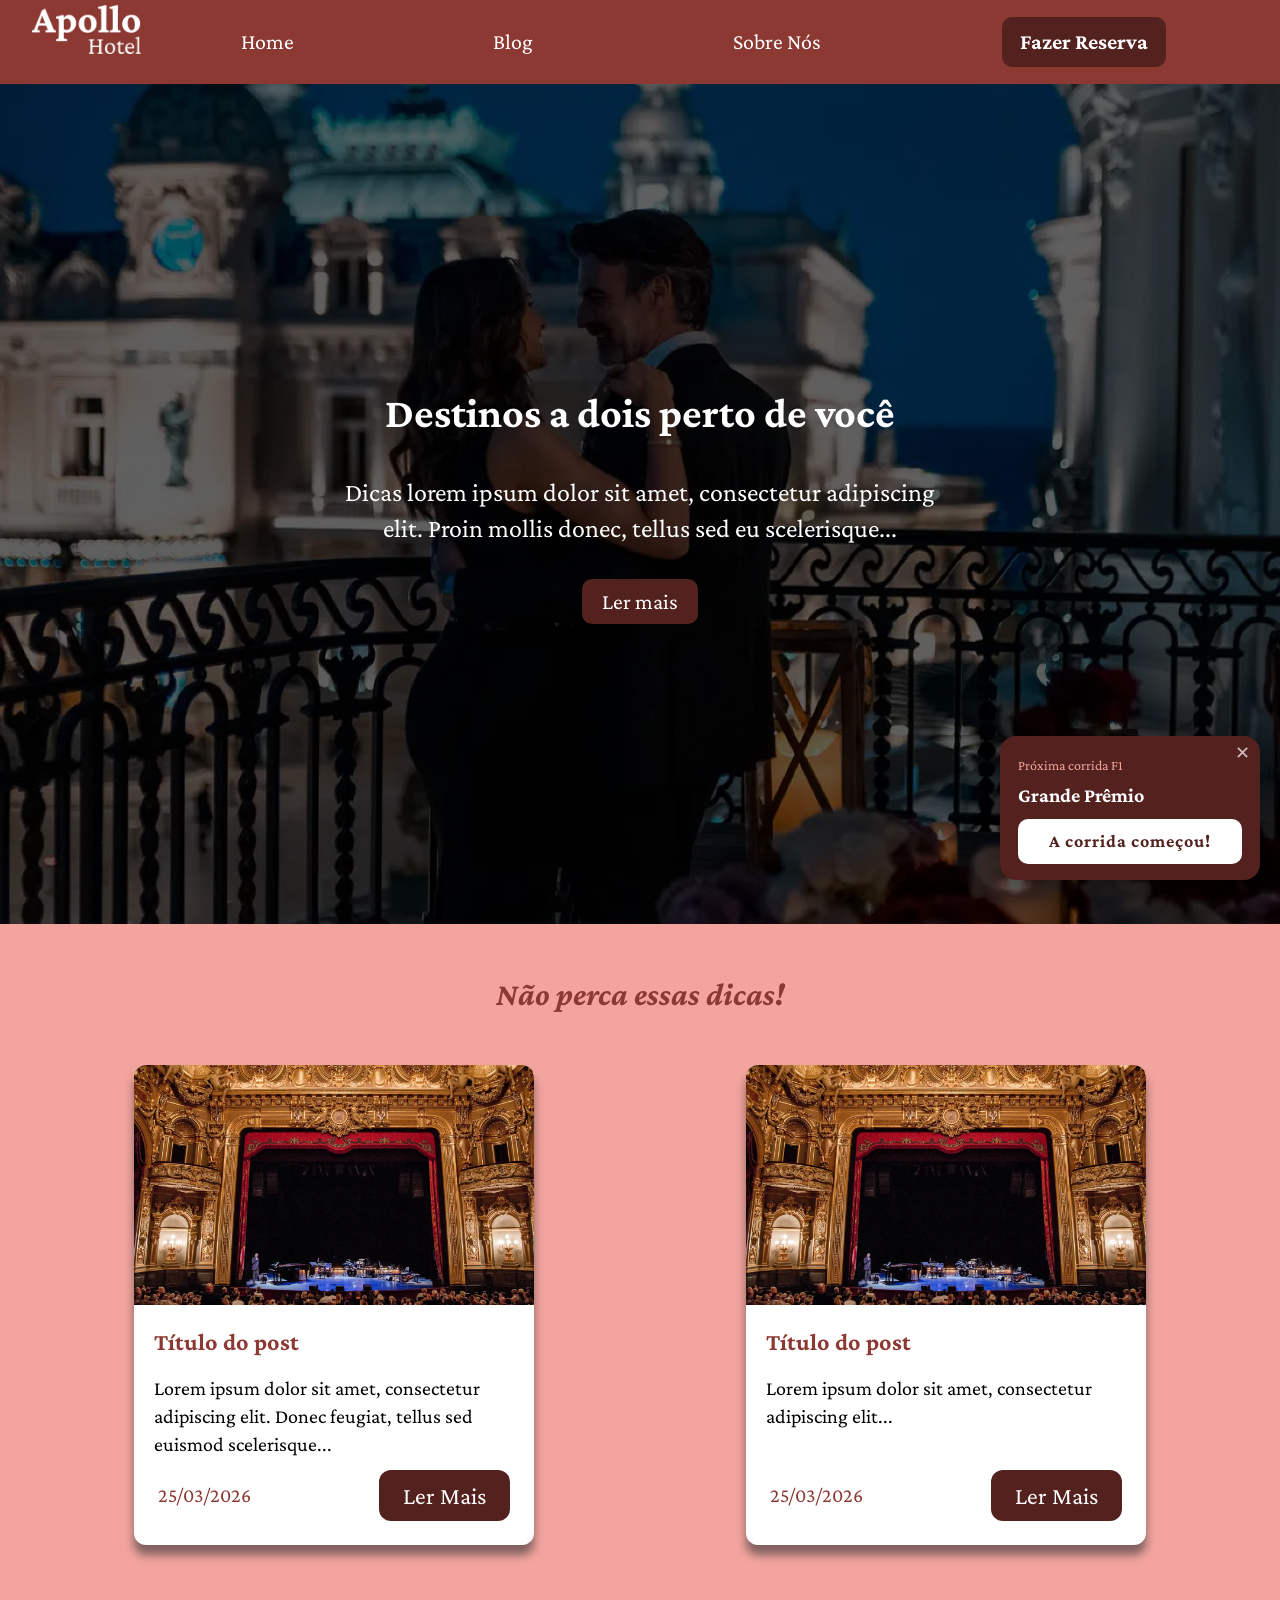
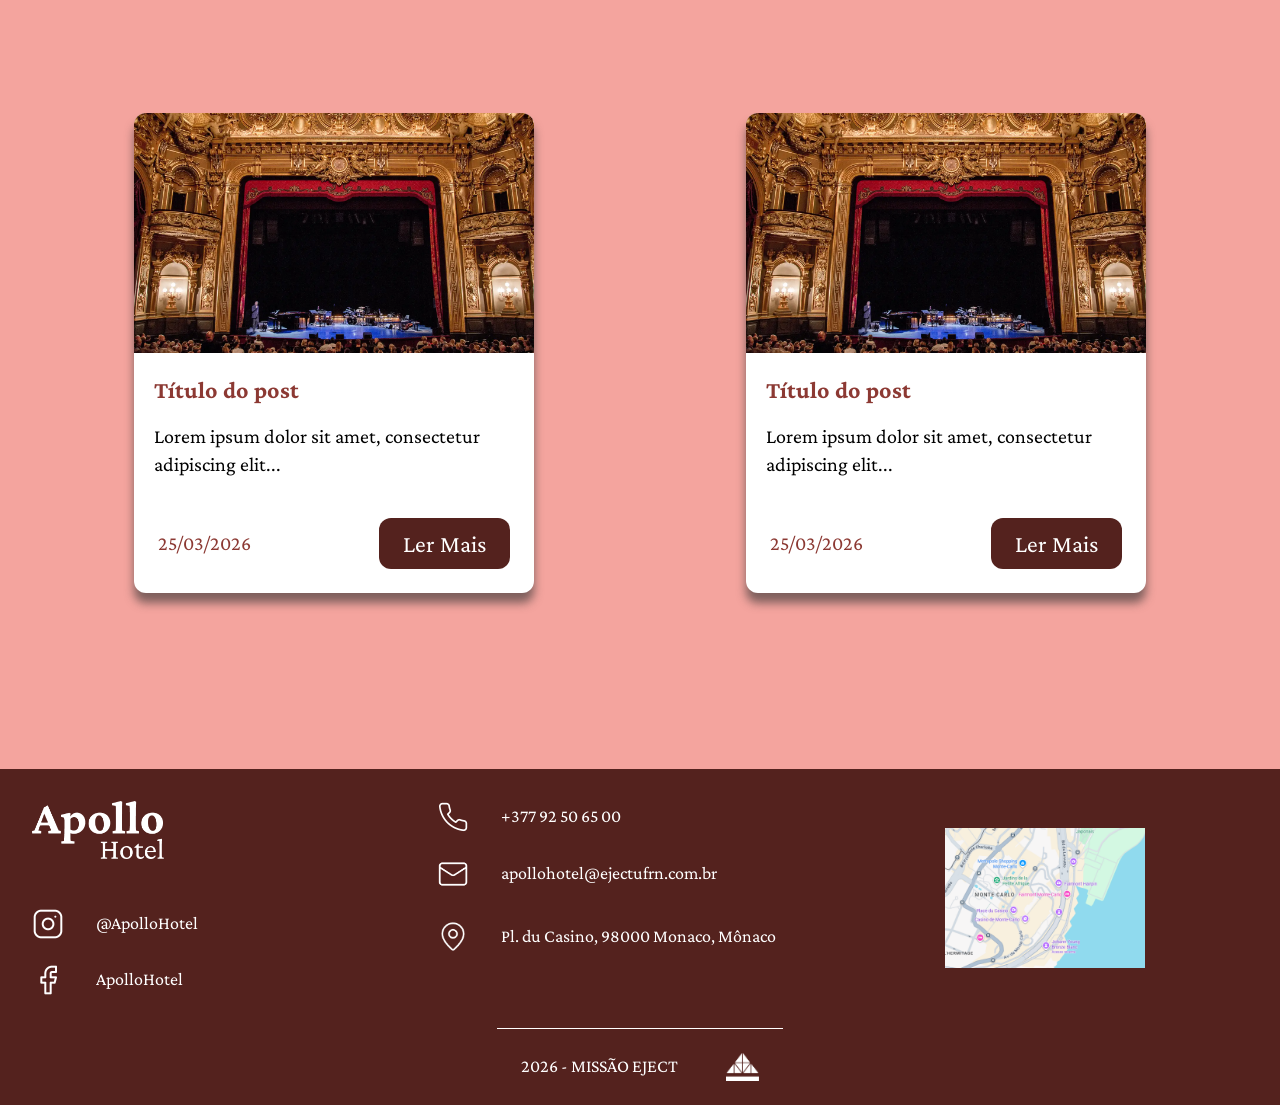
<file: public/pages/blog.html>
<!doctype html>
<html lang="pt-BR">
  <head>
    <meta charset="UTF-8" />
    <meta name="viewport" content="width=device-width, initial-scale=1.0" />
    <title>Apollo Hotel | Blog</title>
    <meta
      name="description"
      content="Dicas de viagens e destinos do Apollo Hotel"
    />
    <link rel="stylesheet" href="../../assets/css/blog.css" />
    <link rel="stylesheet" href="../../assets/css/global.css" />
  </head>

  <body>
    <!-- ================= HEADER / NAV ================= -->
    <header>
      <nav>
        <ul class="nav-bar">
          <div class="logo" onclick="window.location.href = './'">
            <img src="../../src/images/logo.png" alt="Apollo Hotel" />
          </div>

          <!-- BOTÃO HAMBURGER -->
          <div class="hamburger" id="hamburger">
            <span></span>
            <span></span>
            <span></span>
          </div>

          <!-- MENU -->
          <div class="menu" id="menu">
            <a href="./" class="btn-nav">Home</a>
            <a href="./blog.html" class="btn-nav">Blog</a>
            <a href="./sobre.html" class="btn-nav">Sobre Nós</a>
            <a href="" class="btn-nav reserva open-booking">Fazer Reserva</a>
          </div>
        </ul>
      </nav>
    </header>

    <!-- ================= HERO ================= -->
    <section class="hero">
      <div class="info">
        <h1>Destinos a dois perto de você</h1>
        <h3>
          Dicas lorem ipsum dolor sit amet, consectetur adipiscing elit. Proin
          mollis donec, tellus sed eu scelerisque...
        </h3>
        <button type="button">Ler mais</button>
      </div>
    </section>

    <!-- ================= MAIN ================= -->
    <main>
      <h2>Não perca essas dicas!</h2>

      <section class="cards">
        <!-- CARD 1 -->
        <article class="card">
          <div class="img">
            <img src="../../src/images/card-img.png" alt="Teatro em Mônaco" />
          </div>

          <div class="card-body">
            <h4>Título do post</h4>
            <p>
              Lorem ipsum dolor sit amet, consectetur adipiscing elit. Donec
              feugiat, tellus sed euismod scelerisque...
            </p>

            <div class="infos">
              <time class="data" datetime="2026-03-25">25/03/2026</time>
              <button
                type="button"
                onclick="window.location.href = './detalhes.html'"
              >
                Ler Mais
              </button>
            </div>
          </div>
        </article>

        <!-- CARD 2 -->
        <article class="card">
          <div class="img">
            <img src="../../src/images/card-img.png" alt="Destino romântico" />
          </div>

          <div class="card-body">
            <h4>Título do post</h4>
            <p>Lorem ipsum dolor sit amet, consectetur adipiscing elit...</p>

            <div class="infos">
              <time class="data" datetime="2026-03-25">25/03/2026</time>
              <button
                type="button"
                onclick="window.location.href = './detalhes.html'"
              >
                Ler Mais
              </button>
            </div>
          </div>
        </article>

        <!-- CARD 3 -->
        <article class="card">
          <div class="img">
            <img src="../../src/images/card-img.png" alt="Hotel luxuoso" />
          </div>

          <div class="card-body">
            <h4>Título do post</h4>
            <p>Lorem ipsum dolor sit amet, consectetur adipiscing elit...</p>

            <div class="infos">
              <time class="data" datetime="2026-03-25">25/03/2026</time>
              <button
                type="button"
                onclick="window.location.href = './detalhes.html'"
              >
                Ler Mais
              </button>
            </div>
          </div>
        </article>

        <!-- CARD 4 -->
        <article class="card">
          <div class="img">
            <img
              src="../../src/images/card-img.png"
              alt="Viagem internacional"
            />
          </div>

          <div class="card-body">
            <h4>Título do post</h4>
            <p>Lorem ipsum dolor sit amet, consectetur adipiscing elit...</p>

            <div class="infos">
              <time class="data" datetime="2026-03-25">25/03/2026</time>
              <button
                type="button"
                onclick="window.location.href = './detalhes.html'"
              >
                Ler Mais
              </button>
            </div>
          </div>
        </article>
      </section>
    </main>

    <!-- ================= FOOTER ================= -->
    <footer>
      <div class="infos">
        <div class="redes">
          <img
            src="../../src/images/logo.png"
            alt="Apollo Hotel"
            class="logo"
          />

          <div class="rede">
            <img src="../../src/images/instagram.png" alt="Instagram" />
            <span>@ApolloHotel</span>
          </div>

          <div class="rede">
            <img src="../../src/images/facebook.png" alt="Facebook" />
            <span>ApolloHotel</span>
          </div>
        </div>

        <div class="contatos">
          <div class="contato">
            <img src="../../src/images/telefone.png" alt="Telefone" />
            <span>+377 92 50 65 00</span>
          </div>

          <div class="contato">
            <img src="../../src/images/email.png" alt="E-mail" />
            <span>apollohotel@ejectufrn.com.br</span>
          </div>

          <div class="contato">
            <img src="../../src/images/local.png" alt="Endereço" />
            <span>Pl. du Casino, 98000 Monaco, Mônaco</span>
          </div>
        </div>

        <div class="localizacao">
          <img
            src="../../src/images/localização.png"
            alt="Mapa de localização"
          />
        </div>
      </div>

      <div class="copy">
        <div class="text">
          <span>2026 - MISSÃO EJECT</span>
          <img src="../../src/images/eject.png" alt="EJECT" />
        </div>
      </div>
    </footer>

    <!-- OVERLAY -->
    <div id="bookingModal" class="modal-overlay">
      <div class="modal">
        <button class="close-modal">&times;</button>

        <h1 class="logo">Apollo <span>Hotel</span></h1>

        <form class="booking-form">
          <label>Nome Completo</label>
          <input type="text" placeholder="Digite aqui" />

          <div class="dates">
            <div>
              <label>Data de entrada</label>
              <input type="date" />
            </div>

            <div>
              <label>Data de saída</label>
              <input type="date" />
            </div>
          </div>

          <label>Categoria de acomodação</label>
          <select>
            <option>Suíte Prince</option>
            <option>Suíte Master</option>
            <option>Quarto Luxo</option>
          </select>

          <div class="people">
            <div class="counter">
              <label>Adultos</label>
              <div class="counter-box">
                <button type="button" class="minus">-</button>
                <span>2</span>
                <button type="button" class="plus">+</button>
              </div>
            </div>

            <div class="counter">
              <label>Crianças</label>
              <div class="counter-box">
                <button type="button" class="minus">-</button>
                <span>0</span>
                <button type="button" class="plus">+</button>
              </div>
            </div>
          </div>

          <button class="reserve-btn">Fazer Reserva</button>
        </form>
      </div>
    </div>
    <div id="f1-widget" class="f1-widget">
      <button id="closeF1" class="f1-close">✕</button>

      <div class="f1-content">
        <span class="f1-title">Próxima corrida F1</span>
        <span class="f1-race">Grande Prêmio</span>

        <div id="f1-countdown" class="f1-countdown">00d 00h 00m 00s</div>
      </div>
    </div>

    <script>
      const hamburger = document.getElementById("hamburger");
      const menu = document.getElementById("menu");

      hamburger.addEventListener("click", () => {
        menu.classList.toggle("active");
      });
    </script>
    <script src="../../assets/js/modal.js"></script>
  </body>
</html>
</file>
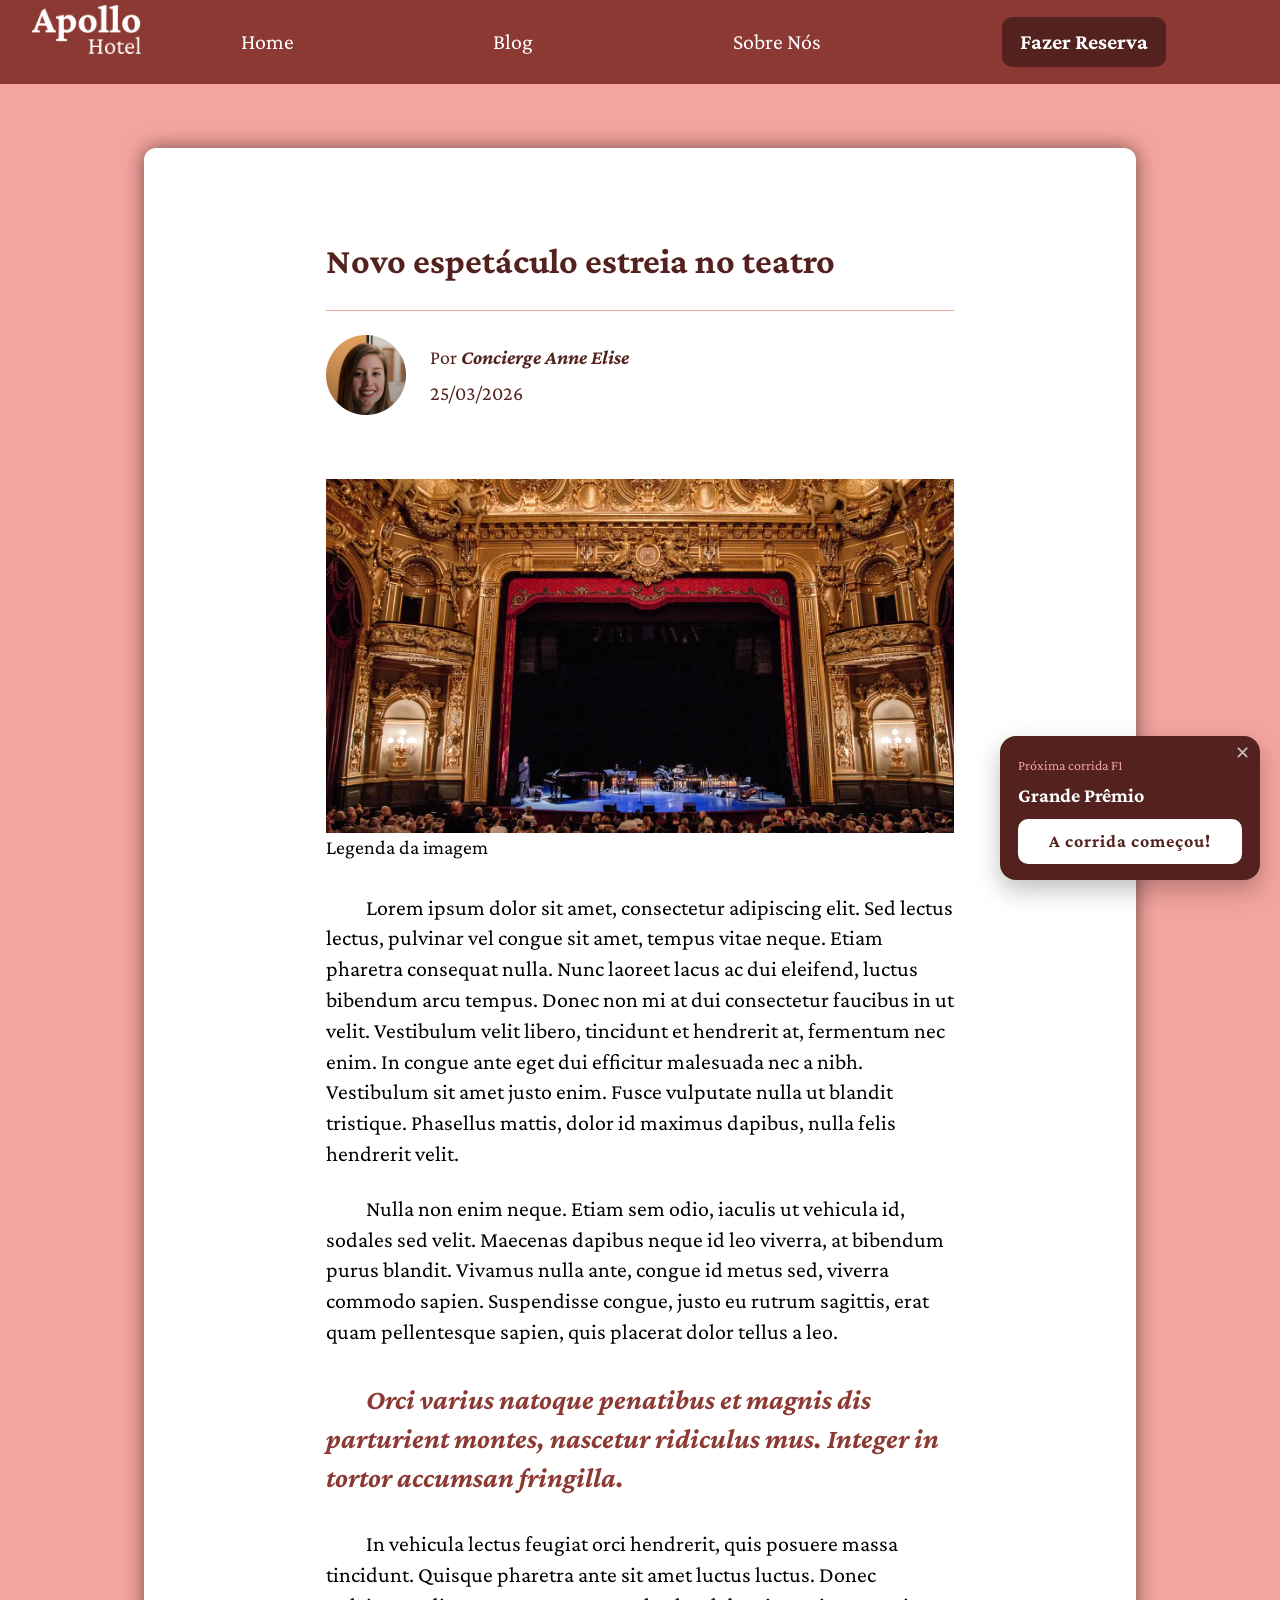
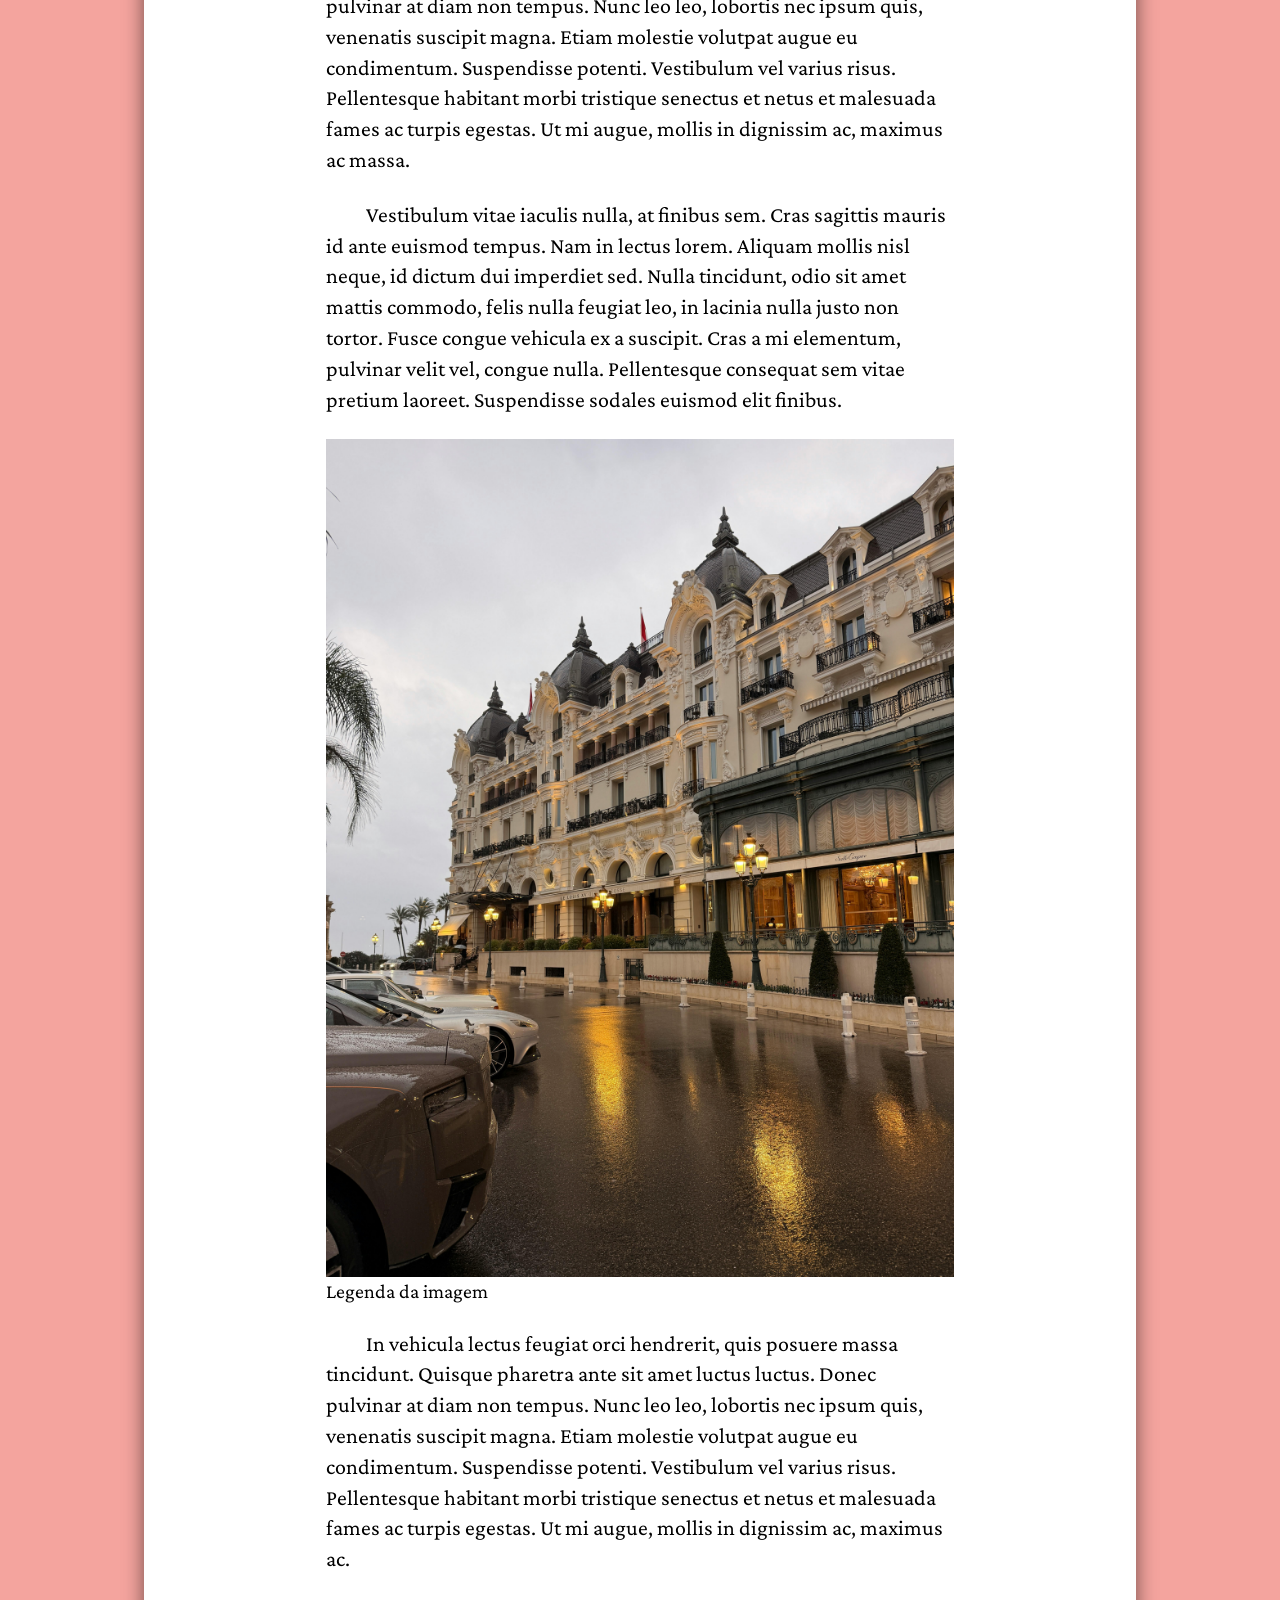
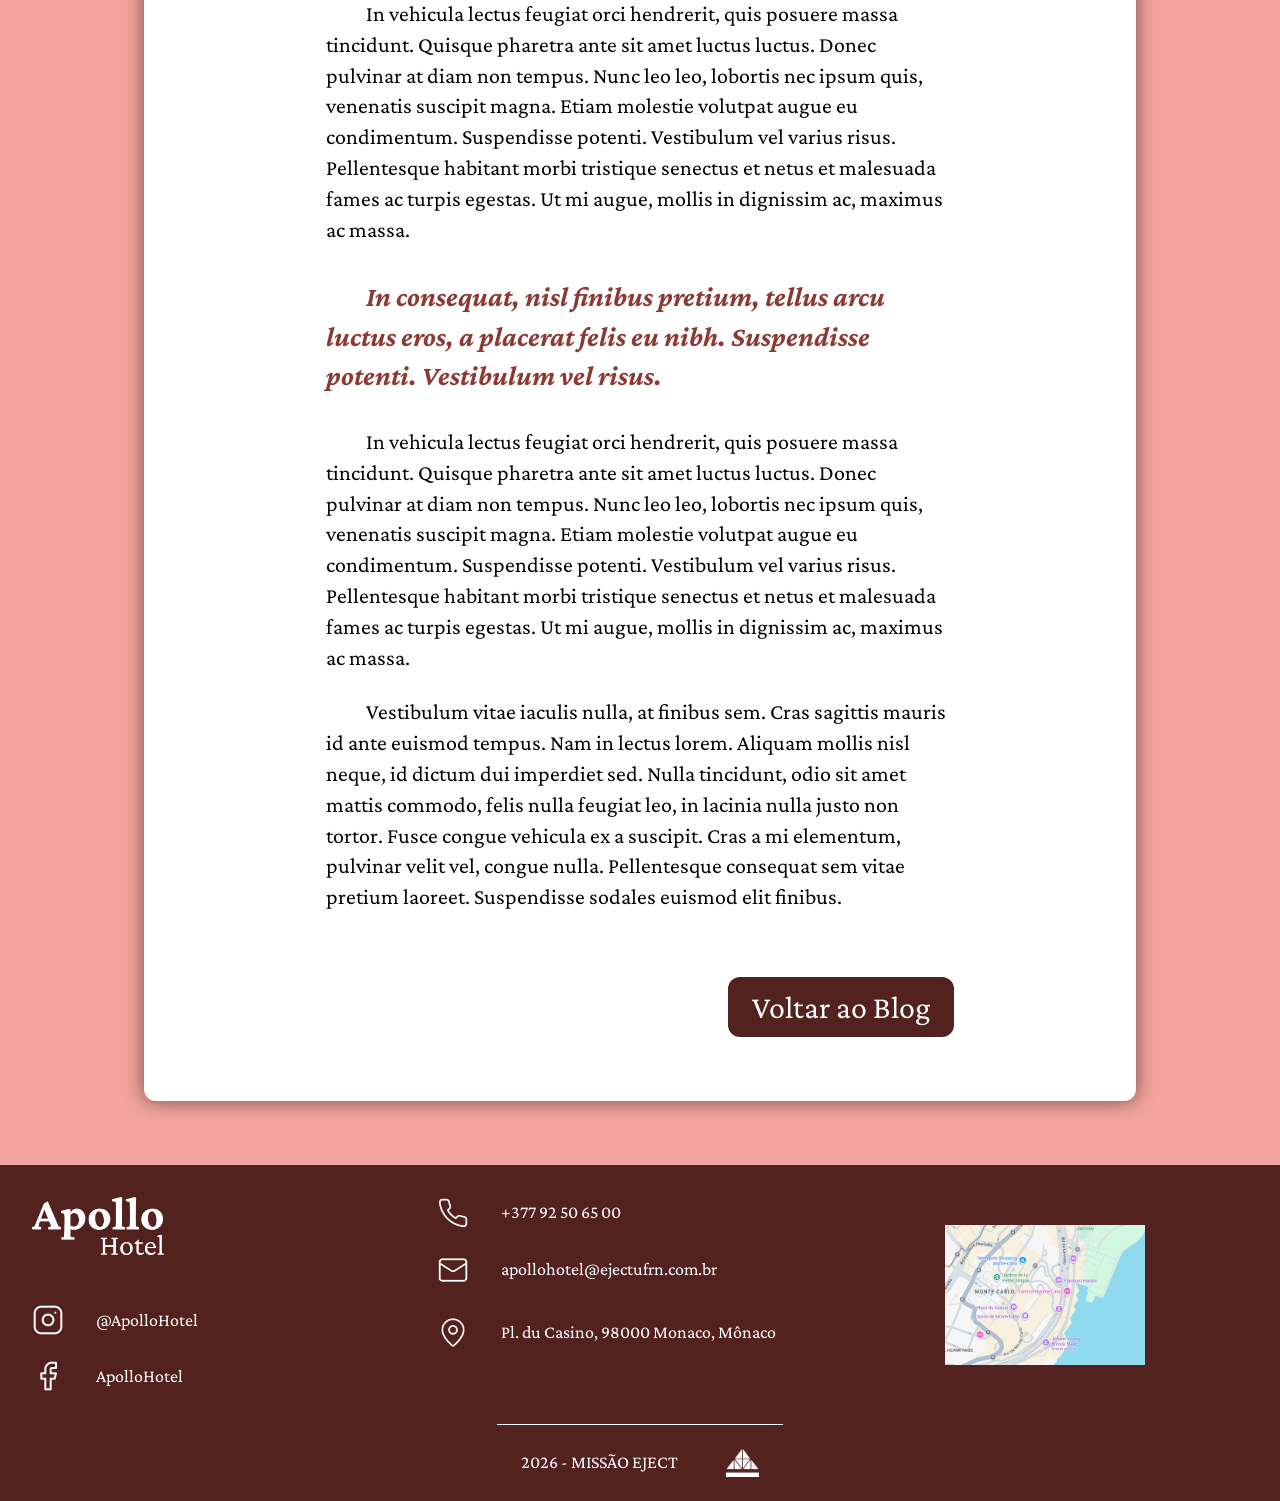
<file: public/pages/detalhes.html>
<!doctype html>
<html lang="pt-BR">
  <head>
    <meta charset="UTF-8" />
    <meta name="viewport" content="width=device-width, initial-scale=1.0" />
    <title>Apollo Hotel | Detalhes</title>
    <meta
      name="description"
      content="Dicas de viagens e destinos do Apollo Hotel"
    />
    <link rel="stylesheet" href="../../assets/css/detalhes.css" />
    <link rel="stylesheet" href="../../assets/css/global.css" />
  </head>

  <body>
    <!-- ================= HEADER / NAV ================= -->
    <header>
      <nav>
        <ul class="nav-bar">
          <div class="logo">
            <img src="../../src/images/logo.png" alt="Apollo Hotel" />
          </div>

          <!-- BOTÃO HAMBURGER -->
          <div class="hamburger" id="hamburger">
            <span></span>
            <span></span>
            <span></span>
          </div>

          <!-- MENU -->
          <div class="menu" id="menu">
            <a href="./" class="btn-nav">Home</a>
            <a href="./blog.html" class="btn-nav">Blog</a>
            <a href="./sobre.html" class="btn-nav">Sobre Nós</a>
            <a href="" class="btn-nav reserva open-booking">Fazer Reserva</a>
          </div>
        </ul>
      </nav>
    </header>

    <!-- ================= MAIN ================= -->
    <main>
      <article>
        <div class="titulo">
          <h3>Novo espetáculo estreia no teatro</h3>
        </div>
        <div class="artigo">
          <div class="autor">
            <div class="foto">
              <img
                src="../../src/images/autor-post.png"
                alt="Autor(a) do post"
              />
            </div>
            <div class="infos">
              <div class="nome">
                <p>Por <span class="nome-autor">Concierge Anne Elise</span></p>
              </div>
              <div class="data">
                <p>25/03/2026</p>
              </div>
            </div>
          </div>
          <div class="conteudo">
            <div class="img-principal">
              <img src="../../src/images/card-img.png" alt="Teatro" />
              <div class="legenda">
                <p>Legenda da imagem</p>
              </div>
            </div>
            <div class="paragrafos">
              <p>
                Lorem ipsum dolor sit amet, consectetur adipiscing elit. Sed
                lectus lectus, pulvinar vel congue sit amet, tempus vitae neque.
                Etiam pharetra consequat nulla. Nunc laoreet lacus ac dui
                eleifend, luctus bibendum arcu tempus. Donec non mi at dui
                consectetur faucibus in ut velit. Vestibulum velit libero,
                tincidunt et hendrerit at, fermentum nec enim. In congue ante
                eget dui efficitur malesuada nec a nibh. Vestibulum sit amet
                justo enim. Fusce vulputate nulla ut blandit tristique.
                Phasellus mattis, dolor id maximus dapibus, nulla felis
                hendrerit velit.
              </p>
              <p>
                Nulla non enim neque. Etiam sem odio, iaculis ut vehicula id,
                sodales sed velit. Maecenas dapibus neque id leo viverra, at
                bibendum purus blandit. Vivamus nulla ante, congue id metus sed,
                viverra commodo sapien. Suspendisse congue, justo eu rutrum
                sagittis, erat quam pellentesque sapien, quis placerat dolor
                tellus a leo.
              </p>
              <h4>
                Orci varius natoque penatibus et magnis dis parturient montes,
                nascetur ridiculus mus. Integer in tortor accumsan fringilla.
              </h4>
              <p>
                In vehicula lectus feugiat orci hendrerit, quis posuere massa
                tincidunt. Quisque pharetra ante sit amet luctus luctus. Donec
                pulvinar at diam non tempus. Nunc leo leo, lobortis nec ipsum
                quis, venenatis suscipit magna. Etiam molestie volutpat augue eu
                condimentum. Suspendisse potenti. Vestibulum vel varius risus.
                Pellentesque habitant morbi tristique senectus et netus et
                malesuada fames ac turpis egestas. Ut mi augue, mollis in
                dignissim ac, maximus ac massa.
              </p>
              <p>
                Vestibulum vitae iaculis nulla, at finibus sem. Cras sagittis
                mauris id ante euismod tempus. Nam in lectus lorem. Aliquam
                mollis nisl neque, id dictum dui imperdiet sed. Nulla tincidunt,
                odio sit amet mattis commodo, felis nulla feugiat leo, in
                lacinia nulla justo non tortor. Fusce congue vehicula ex a
                suscipit. Cras a mi elementum, pulvinar velit vel, congue nulla.
                Pellentesque consequat sem vitae pretium laoreet. Suspendisse
                sodales euismod elit finibus.
              </p>
              <div class="img-texto">
                <div class="img-sec">
                  <img src="../../assets/images/image 12.png" alt="Bar" />
                  <div class="legenda">
                    <p>Legenda da imagem</p>
                  </div>
                </div>
                <div class="texto">
                  <p>
                    In vehicula lectus feugiat orci hendrerit, quis posuere
                    massa tincidunt. Quisque pharetra ante sit amet luctus
                    luctus. Donec pulvinar at diam non tempus. Nunc leo leo,
                    lobortis nec ipsum quis, venenatis suscipit magna. Etiam
                    molestie volutpat augue eu condimentum. Suspendisse potenti.
                    Vestibulum vel varius risus. Pellentesque habitant morbi
                    tristique senectus et netus et malesuada fames ac turpis
                    egestas. Ut mi augue, mollis in dignissim ac, maximus ac.
                  </p>
                </div>
              </div>
              <p>
                In vehicula lectus feugiat orci hendrerit, quis posuere massa
                tincidunt. Quisque pharetra ante sit amet luctus luctus. Donec
                pulvinar at diam non tempus. Nunc leo leo, lobortis nec ipsum
                quis, venenatis suscipit magna. Etiam molestie volutpat augue eu
                condimentum. Suspendisse potenti. Vestibulum vel varius risus.
                Pellentesque habitant morbi tristique senectus et netus et
                malesuada fames ac turpis egestas. Ut mi augue, mollis in
                dignissim ac, maximus ac massa.
              </p>
              <h4>
                In consequat, nisl finibus pretium, tellus arcu luctus eros, a
                placerat felis eu nibh. Suspendisse potenti. Vestibulum vel
                risus.
              </h4>
              <p>
                In vehicula lectus feugiat orci hendrerit, quis posuere massa
                tincidunt. Quisque pharetra ante sit amet luctus luctus. Donec
                pulvinar at diam non tempus. Nunc leo leo, lobortis nec ipsum
                quis, venenatis suscipit magna. Etiam molestie volutpat augue eu
                condimentum. Suspendisse potenti. Vestibulum vel varius risus.
                Pellentesque habitant morbi tristique senectus et netus et
                malesuada fames ac turpis egestas. Ut mi augue, mollis in
                dignissim ac, maximus ac massa.
              </p>
              <p>
                Vestibulum vitae iaculis nulla, at finibus sem. Cras sagittis
                mauris id ante euismod tempus. Nam in lectus lorem. Aliquam
                mollis nisl neque, id dictum dui imperdiet sed. Nulla tincidunt,
                odio sit amet mattis commodo, felis nulla feugiat leo, in
                lacinia nulla justo non tortor. Fusce congue vehicula ex a
                suscipit. Cras a mi elementum, pulvinar velit vel, congue nulla.
                Pellentesque consequat sem vitae pretium laoreet. Suspendisse
                sodales euismod elit finibus.
              </p>
            </div>
          </div>
        </div>

        <div class="botao">
          <button onclick="window.location.href='./blog.html'">Voltar ao Blog</button>
        </div>
      </article>
    </main>

    <!-- ================= FOOTER ================= -->
    <footer>
      <div class="infos">
        <div class="redes">
          <img
            src="../../src/images/logo.png"
            alt="Apollo Hotel"
            class="logo"
          />

          <div class="rede">
            <img src="../../src/images/instagram.png" alt="Instagram" />
            <span>@ApolloHotel</span>
          </div>

          <div class="rede">
            <img src="../../src/images/facebook.png" alt="Facebook" />
            <span>ApolloHotel</span>
          </div>
        </div>

        <div class="contatos">
          <div class="contato">
            <img src="../../src/images/telefone.png" alt="Telefone" />
            <span>+377 92 50 65 00</span>
          </div>

          <div class="contato">
            <img src="../../src/images/email.png" alt="E-mail" />
            <span>apollohotel@ejectufrn.com.br</span>
          </div>

          <div class="contato">
            <img src="../../src/images/local.png" alt="Endereço" />
            <span>Pl. du Casino, 98000 Monaco, Mônaco</span>
          </div>
        </div>

        <div class="localizacao">
          <img
            src="../../src/images/localização.png"
            alt="Mapa de localização"
          />
        </div>
      </div>

      <div class="copy">
        <div class="text">
          <span>2026 - MISSÃO EJECT</span>
          <img src="../../src/images/eject.png" alt="EJECT" />
        </div>
      </div>
    </footer>

    <!-- OVERLAY -->
    <div id="bookingModal" class="modal-overlay">
      <div class="modal">
        <button class="close-modal">&times;</button>

        <h1 class="logo">Apollo <span>Hotel</span></h1>

        <form class="booking-form">
          <label>Nome Completo</label>
          <input type="text" placeholder="Digite aqui" />

          <div class="dates">
            <div>
              <label>Data de entrada</label>
              <input type="date" />
            </div>

            <div>
              <label>Data de saída</label>
              <input type="date" />
            </div>
          </div>

          <label>Categoria de acomodação</label>
          <select>
            <option>Suíte Prince</option>
            <option>Suíte Master</option>
            <option>Quarto Luxo</option>
          </select>

          <div class="people">
            <div class="counter">
              <label>Adultos</label>
              <div class="counter-box">
                <button type="button" class="minus">-</button>
                <span>2</span>
                <button type="button" class="plus">+</button>
              </div>
            </div>

            <div class="counter">
              <label>Crianças</label>
              <div class="counter-box">
                <button type="button" class="minus">-</button>
                <span>0</span>
                <button type="button" class="plus">+</button>
              </div>
            </div>
          </div>

          <button class="reserve-btn">Fazer Reserva</button>
        </form>
      </div>
    </div>
    <div id="f1-widget" class="f1-widget">
      <button id="closeF1" class="f1-close">✕</button>

      <div class="f1-content">
        <span class="f1-title">Próxima corrida F1</span>
        <span class="f1-race">Grande Prêmio</span>

        <div id="f1-countdown" class="f1-countdown">00d 00h 00m 00s</div>
      </div>
    </div>

    <script>
      const hamburger = document.getElementById("hamburger");
      const menu = document.getElementById("menu");

      hamburger.addEventListener("click", () => {
        menu.classList.toggle("active");
      });
    </script>
    <script src="../../assets/js/modal.js"></script>
  </body>
</html>
</file>
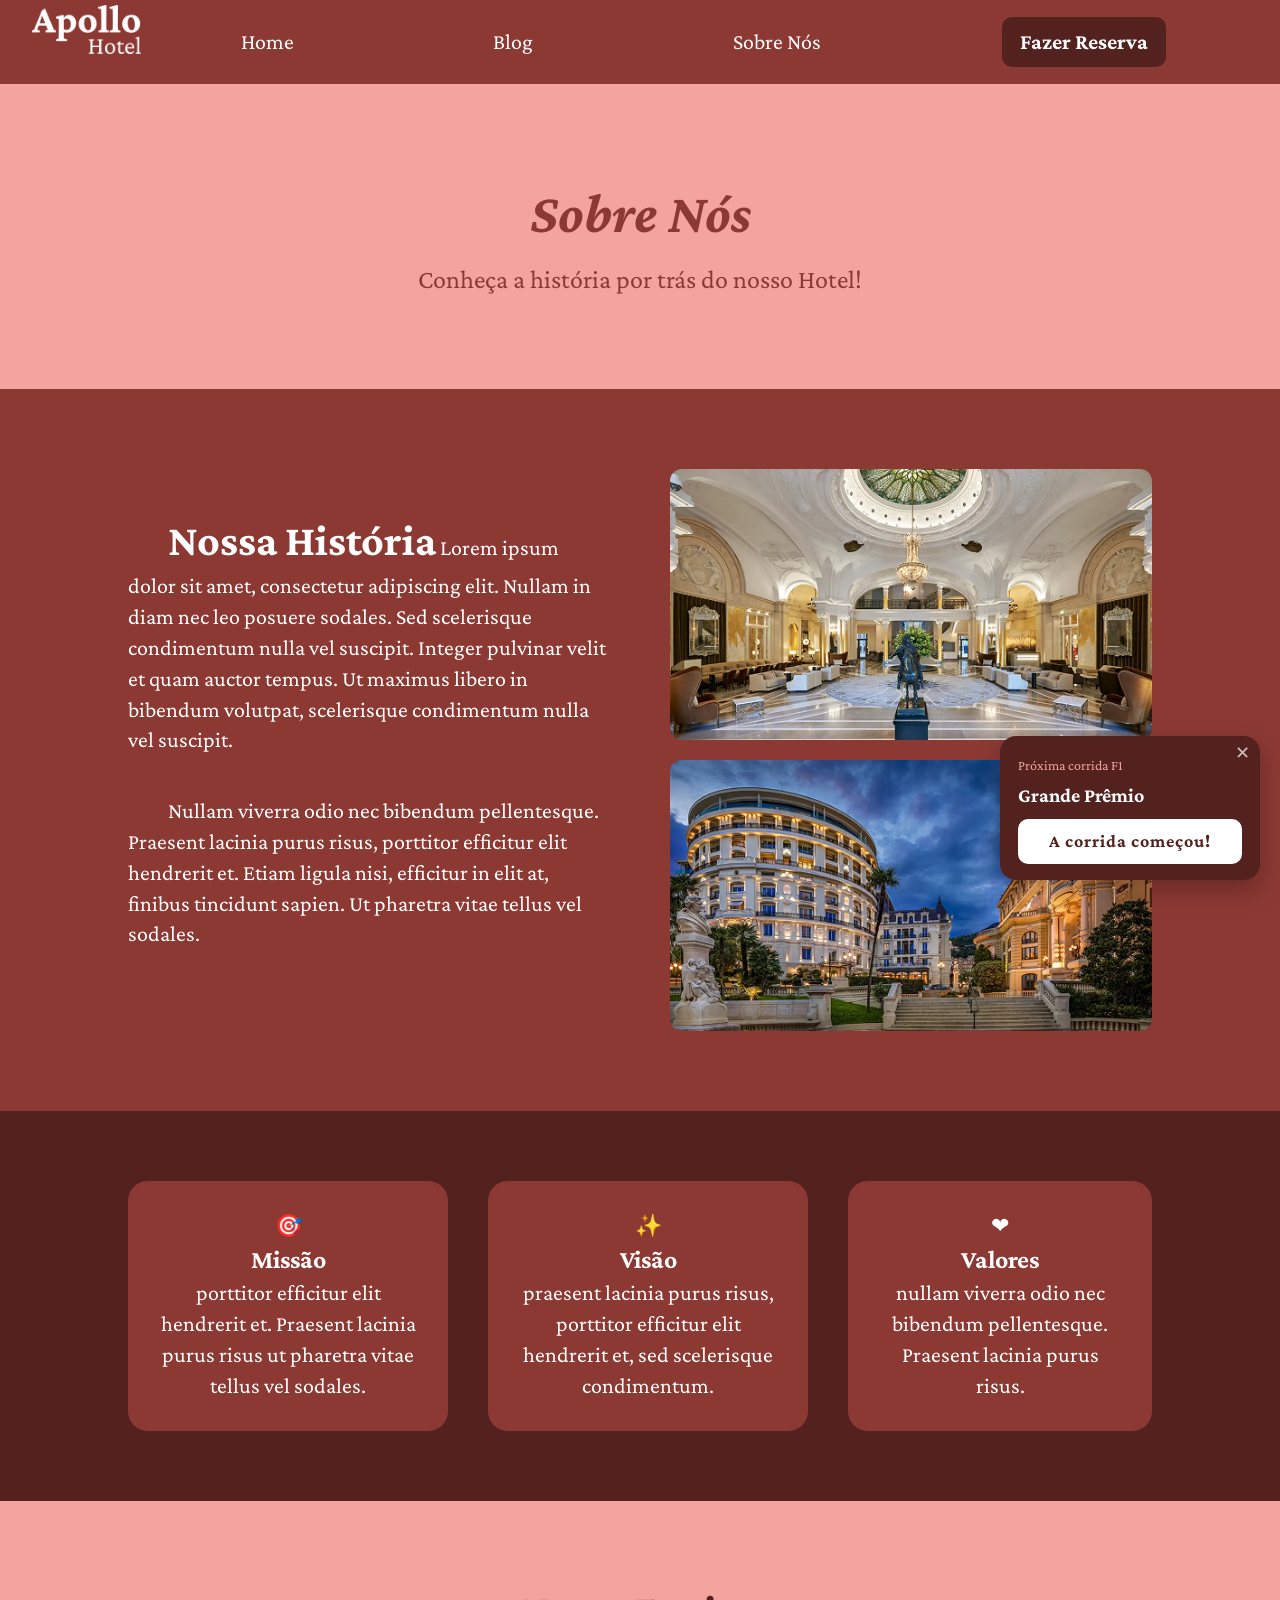
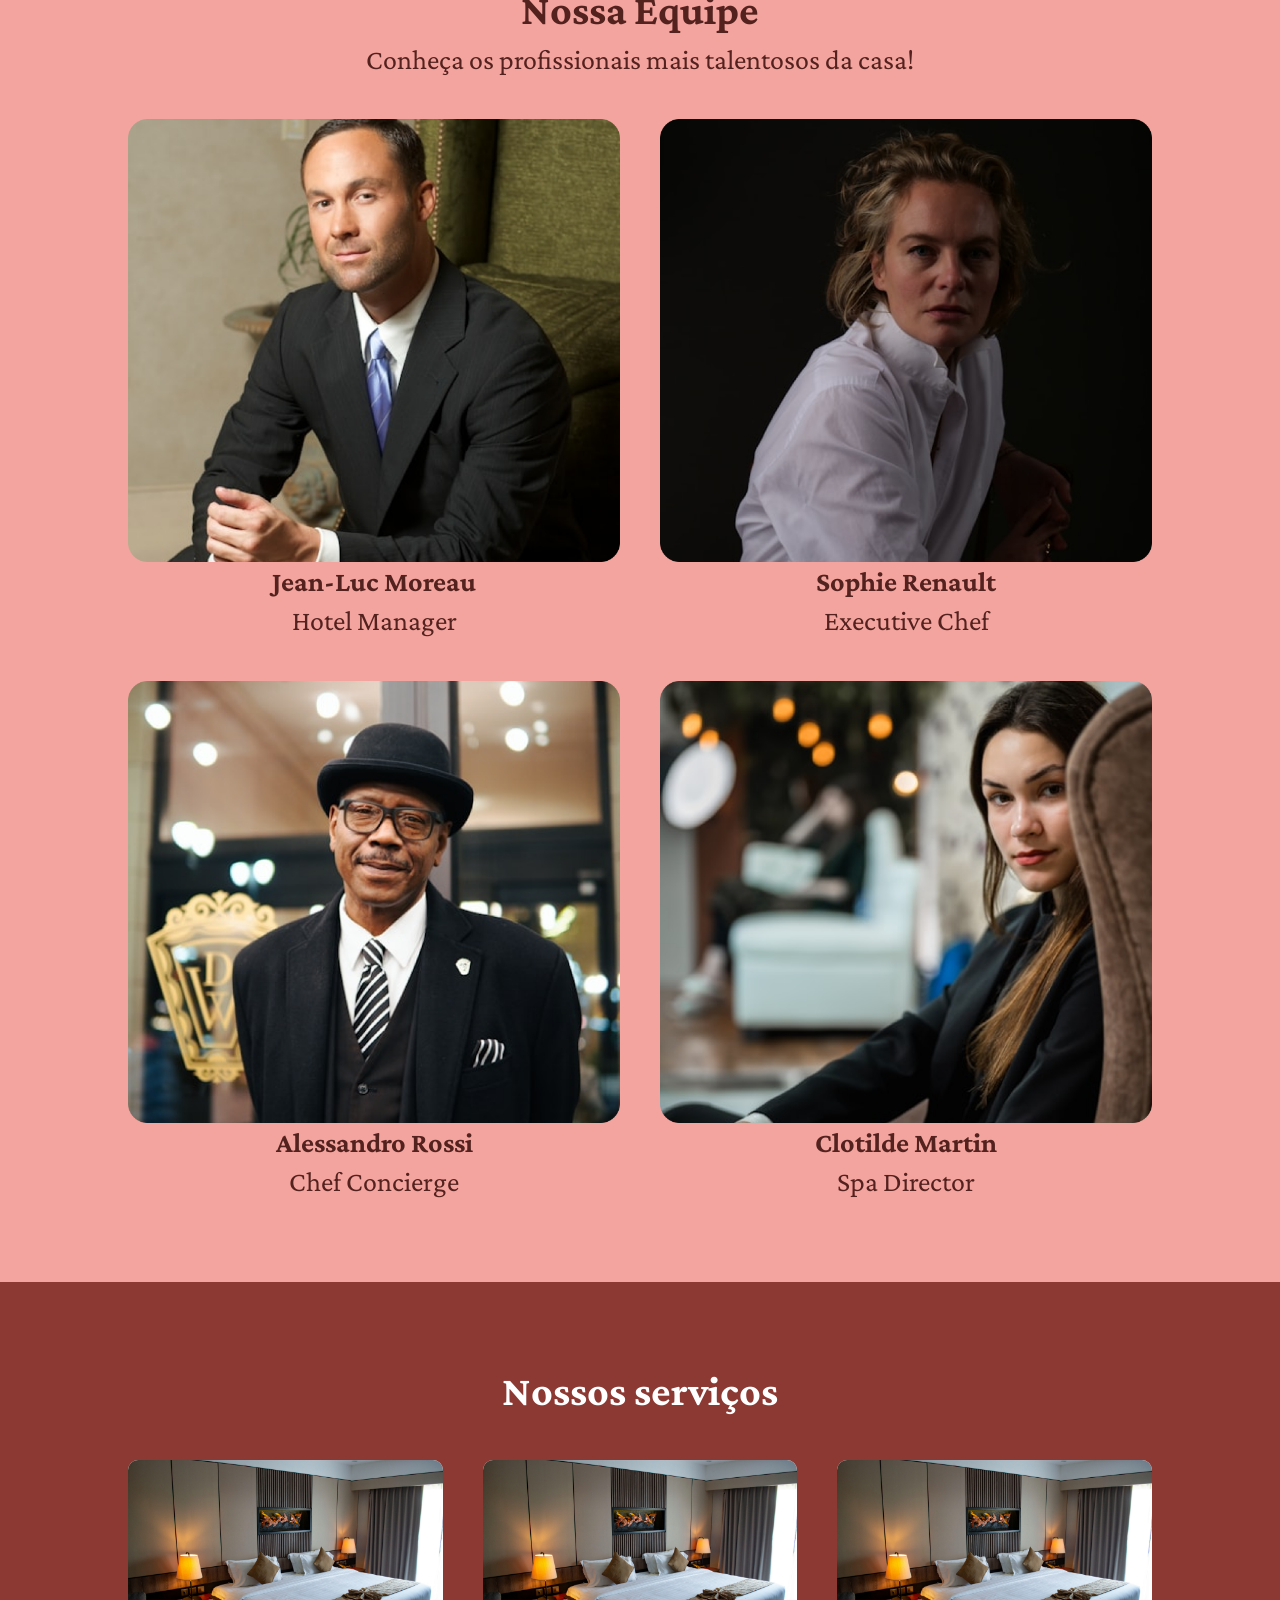
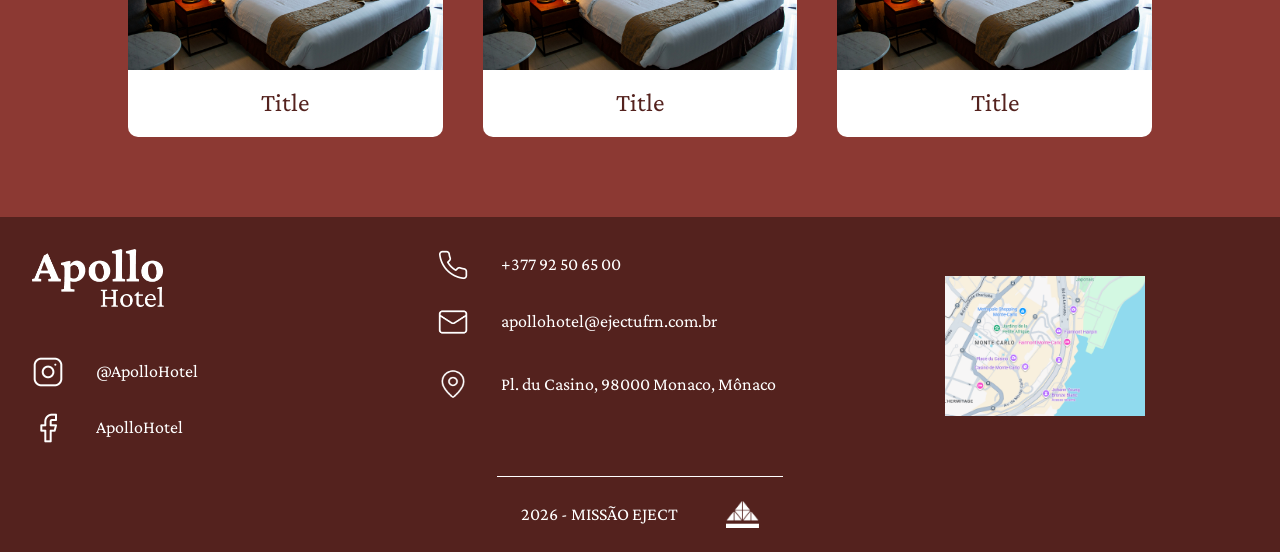
<file: public/pages/sobre.html>
<!doctype html>
<html lang="pt-BR">
  <head>
    <meta charset="UTF-8" />
    <meta name="viewport" content="width=device-width, initial-scale=1.0" />
    <link rel="stylesheet" href="../../assets/css/global.css" />
    <link rel="stylesheet" href="../../assets/css/sobre.css" />

    <title>Sobre Nós</title>
  </head>
  <body>
    <!-- ================= HEADER / NAV ================= -->
    <header>
      <nav>
        <ul class="nav-bar">
          <div class="logo" onclick="window.location.href = './'">
            <img src="../../src/images/logo.png" alt="Apollo Hotel" />
          </div>

          <!-- BOTÃO HAMBURGER -->
          <div class="hamburger" id="hamburger">
            <span></span>
            <span></span>
            <span></span>
          </div>

          <!-- MENU -->
          <div class="menu" id="menu">
            <a href="./" class="btn-nav">Home</a>
            <a href="./blog.html" class="btn-nav">Blog</a>
            <a href="./sobre.html" class="btn-nav">Sobre Nós</a>
            <a href="" class="btn-nav reserva open-booking">Fazer Reserva</a>
          </div>
        </ul>
      </nav>
    </header>

    <!-- ================= HERO ================= -->
    <section class="hero-sobre">
      <h1>Sobre Nós</h1>
      <p>Conheça a história por trás do nosso Hotel!</p>
    </section>

    <!-- ================= HISTÓRIA ================= -->
    <section class="historia">
      <div class="historia-container">
        <div class="historia-texto">
          <p>
            <strong>Nossa História</strong> Lorem ipsum dolor sit amet,
            consectetur adipiscing elit. Nullam in diam nec leo posuere sodales.
            Sed scelerisque condimentum nulla vel suscipit. Integer pulvinar
            velit et quam auctor tempus. Ut maximus libero in bibendum volutpat,
            scelerisque condimentum nulla vel suscipit.
          </p>

          <p>
            Nullam viverra odio nec bibendum pellentesque. Praesent lacinia
            purus risus, porttitor efficitur elit hendrerit et. Etiam ligula
            nisi, efficitur in elit at, finibus tincidunt sapien. Ut pharetra
            vitae tellus vel sodales.
          </p>
        </div>

        <div class="historia-imagens">
          <img src="../../assets/images/slide3.png" alt="Hotel interior" />
          <img
            src="../../assets/images/entretenimento.png"
            alt="Hotel exterior"
          />
        </div>
      </div>
    </section>

    <!-- ================= MISSÃO VISÃO VALORES ================= -->
    <section class="mvv">
      <div class="cards">
        <div class="card">
          <div class="icon">🎯</div>
          <h3>Missão</h3>
          <p>
            porttitor efficitur elit hendrerit et. Praesent lacinia purus risus
            ut pharetra vitae tellus vel sodales.
          </p>
        </div>

        <div class="card">
          <div class="icon">✨</div>
          <h3>Visão</h3>
          <p>
            praesent lacinia purus risus, porttitor efficitur elit hendrerit et,
            sed scelerisque condimentum.
          </p>
        </div>

        <div class="card">
          <div class="icon">❤</div>
          <h3>Valores</h3>
          <p>
            nullam viverra odio nec bibendum pellentesque. Praesent lacinia
            purus risus.
          </p>
        </div>
      </div>
    </section>

    <!-- ================= EQUIPE ================= -->
    <section class="equipe">
      <h2>Nossa Equipe</h2>
      <p>Conheça os profissionais mais talentosos da casa!</p>

      <div class="equipe-grid">
        <div class="membro">
          <img src="../../assets/images/funcionario1.png" />
          <h4>Jean-Luc Moreau</h4>
          <span>Hotel Manager</span>
        </div>

        <div class="membro">
          <img src="../../assets/images/funcionario2.png" />
          <h4>Sophie Renault</h4>
          <span>Executive Chef</span>
        </div>

        <div class="membro">
          <img src="../../assets/images/funcionario3.png" />
          <h4>Alessandro Rossi</h4>
          <span>Chef Concierge</span>
        </div>

        <div class="membro">
          <img src="../../assets/images/funcionario4.png" />
          <h4>Clotilde Martin</h4>
          <span>Spa Director</span>
        </div>
      </div>
    </section>

    <!-- ================= SERVIÇOS ================= -->
    <section class="servicos">
      <h2>Nossos serviços</h2>

      <div class="servicos-grid">
        <div class="servico">
          <img src="../../assets/images/conforto.png" />
          <span>Title</span>
        </div>

        <div class="servico">
          <img src="../../assets/images/conforto.png" />
          <span>Title</span>
        </div>

        <div class="servico">
          <img src="../../assets/images/conforto.png" />
          <span>Title</span>
        </div>
      </div>
    </section>

    <!-- ================= FOOTER ================= -->
    <footer>
      <div class="infos">
        <div class="redes">
          <img
            src="../../src/images/logo.png"
            alt="Apollo Hotel"
            class="logo"
          />

          <div class="rede">
            <img src="../../src/images/instagram.png" alt="Instagram" />
            <span>@ApolloHotel</span>
          </div>

          <div class="rede">
            <img src="../../src/images/facebook.png" alt="Facebook" />
            <span>ApolloHotel</span>
          </div>
        </div>

        <div class="contatos">
          <div class="contato">
            <img src="../../src/images/telefone.png" alt="Telefone" />
            <span>+377 92 50 65 00</span>
          </div>

          <div class="contato">
            <img src="../../src/images/email.png" alt="E-mail" />
            <span>apollohotel@ejectufrn.com.br</span>
          </div>

          <div class="contato">
            <img src="../../src/images/local.png" alt="Endereço" />
            <span>Pl. du Casino, 98000 Monaco, Mônaco</span>
          </div>
        </div>

        <div class="localizacao">
          <img
            src="../../src/images/localização.png"
            alt="Mapa de localização"
          />
        </div>
      </div>

      <div class="copy">
        <div class="text">
          <span>2026 - MISSÃO EJECT</span>
          <img src="../../src/images/eject.png" alt="EJECT" />
        </div>
      </div>
    </footer>

    <!-- OVERLAY -->
    <div id="bookingModal" class="modal-overlay">
      <div class="modal">
        <button class="close-modal">&times;</button>

        <h1 class="logo">Apollo <span>Hotel</span></h1>

        <form class="booking-form">
          <label>Nome Completo</label>
          <input type="text" placeholder="Digite aqui" />

          <div class="dates">
            <div>
              <label>Data de entrada</label>
              <input type="date" />
            </div>

            <div>
              <label>Data de saída</label>
              <input type="date" />
            </div>
          </div>

          <label>Categoria de acomodação</label>
          <select>
            <option>Suíte Prince</option>
            <option>Suíte Master</option>
            <option>Quarto Luxo</option>
          </select>

          <div class="people">
            <div class="counter">
              <label>Adultos</label>
              <div class="counter-box">
                <button type="button" class="minus">-</button>
                <span>2</span>
                <button type="button" class="plus">+</button>
              </div>
            </div>

            <div class="counter">
              <label>Crianças</label>
              <div class="counter-box">
                <button type="button" class="minus">-</button>
                <span>0</span>
                <button type="button" class="plus">+</button>
              </div>
            </div>
          </div>

          <button class="reserve-btn">Fazer Reserva</button>
        </form>
      </div>
    </div>
    <div id="f1-widget" class="f1-widget">
      <button id="closeF1" class="f1-close">✕</button>

      <div class="f1-content">
        <span class="f1-title">Próxima corrida F1</span>
        <span class="f1-race">Grande Prêmio</span>

        <div id="f1-countdown" class="f1-countdown">00d 00h 00m 00s</div>
      </div>
    </div>

    <script>
      const hamburger = document.getElementById("hamburger");
      const menu = document.getElementById("menu");

      hamburger.addEventListener("click", () => {
        menu.classList.toggle("active");
      });
    </script>

    <script src="../../assets/js/modal.js"></script>
  </body>
</html>
</file>
<file: assets/css/blog.css>
/* ============================= */
/* HERO */
/* ============================= */
.hero {
  width: 100%;
  height: calc(100vh - 104px);
  background: url("../../src/images/blog.png") center/cover no-repeat;
}

.hero .info {
  width: 100%;
  height: 100%;
  background: #0000009f;
  display: flex;
  flex-direction: column;
  align-items: center;
  justify-content: center;
  gap: 64px;
  text-align: center;
  padding: 0 16px;
}

.hero h1 {
  color: var(--b1);
  font-size: 64px;
}

.hero h3 {
  color: var(--b1);
  width: 758px;
  font-size: 48px;
  font-weight: normal;
}

.hero button {
  padding: 12px 24px;
  background: var(--h3);
  color: var(--b1);
  border: none;
  border-radius: 12px;
  font-size: 32px;
  cursor: pointer;
  transition: 0.3s;
}

.hero button:hover {
  opacity: 0.85;
}

/* ============================= */
/* MAIN */
/* ============================= */
main {
  background: var(--h1);
  width: 100%;
  text-align: center;
  padding: 64px 144px;
}

main h2 {
  font-size: 40px;
  color: var(--h2);
  font-style: italic;
  margin-bottom: 64px;
}

/* CARDS */
.cards {
  display: grid;
  grid-template-columns: 1fr 1fr;
  justify-items: center;
}

.card {
  width: 512px;
  height: 540px;
  background: var(--b1);
  border-radius: 12px;
  display: flex;
  flex-direction: column;
  overflow: hidden;
  margin-bottom: 128px;
  box-shadow: 0px 10px 10px #3434349c;
}

.card .img {
  width: 100%;
  height: 50%;
}

.card .img img {
  width: 100%;
  height: 100%;
  object-fit: cover;
}

.card-body {
  height: 50%;
  display: flex;
  flex-direction: column;
  padding: 24px 48px;
  gap: 16px;
  position: relative;
}

.card h4 {
  font-size: 28px;
  color: var(--h2);
  text-align: left;
}

.card p {
  font-size: 24px;
  text-align: left;
}

.card .infos {
  position: absolute;
  bottom: 24px;
  left: 24px;
  right: 24px;
  display: flex;
  justify-content: space-between;
  align-items: center;
}

.data {
  font-size: 25px;
  color: var(--h2);
  padding-right: 0;
}

.card .infos button {
  padding: 12px 24px;
  background: var(--h3);
  color: var(--b1);
  border: none;
  border-radius: 12px;
  font-size: 24px;
  cursor: pointer;
  transition: 0.3s;
  white-space: nowrap;
  min-width: max-content;
}

.card button:hover {
  opacity: 0.85;
}

@media (max-width: 1100px) {
  main {
    padding: 64px 32px;
  }
  .cards {
    grid-template-columns: 1fr;
  }
}

@media (max-width: 1768px) {
  .hero {
    height: calc(100vh - 60px);
  }

  .hero .info {
    background: #0000009f;
    height: 100%;
    display: flex;
    flex-direction: column;
    justify-content: center;
    align-items: center;
    gap: 32px;
    padding: 20px;
    text-align: center;
  }

  .hero h1 {
    font-size: 42px;
    color: var(--b1);
  }
  .hero h3 {
    font-size: 26px;
    width: 50%;
    color: var(--b1);
  }

  .hero button {
    font-size: 22px;
    padding: 10px 20px;
    background: var(--h3);
    color: var(--b1);
    border: none;
    border-radius: 10px;
  }

  main {
    padding: 48px 48px;
    background: var(--h1);
  }

  main h2 {
    font-size: 32px;
    margin-bottom: 48px;
  }

  .cards {
    display: grid;
    grid-template-columns: 1fr 1fr;
    gap: 40px;
  }

  .card {
    width: 70%;
    height: 480px;
  }

  .card-body {
    padding: 20px;
  }

  .card h4 {
    font-size: 24px;
  }
  .card p {
    font-size: 20px;
  }

  .data {
    font-size: 20px;
  }

  .card button {
    font-size: 20px;
    padding: 10px 18px;
  }
}

@media (max-width: 768px) {
  .hero {
    height: 60vh;
  }

  .hero .info {
    gap: 20px;
    padding: 16px;
  }

  .hero h1 {
    font-size: 32px;
  }
  .hero h3 {
    font-size: 20px;
    width: 100%;
  }

  .hero button {
    font-size: 20px;
    padding: 10px 18px;
  }

  main {
    padding: 32px 16px;
  }

  main h2 {
    font-size: 26px;
    margin-bottom: 32px;
  }

  .cards {
    display: flex;
    flex-direction: column;
    gap: 40px;
  }

  .card {
    width: 100%;
    height: auto;
  }

  .card-body {
    padding: 18px;
    padding-bottom: 82px;
  }

  .card h4 {
    font-size: 22px;
  }
  .card p {
    font-size: 18px;
  }

  .data {
    font-size: 18px;
  }
}
</file>
<file: assets/css/global.css>
/* ============================= */
/* FONT */
/* ============================= */
@import url("https://fonts.googleapis.com/css2?family=Crimson+Pro:ital,wght@0,200..900;1,200..900&display=swap");

/* ============================= */
/* RESET + BASE */
/* ============================= */
*,
*::before,
*::after {
  box-sizing: border-box;
}

* {
  margin: 0;
  padding: 0;
  font-family: "Crimson Pro", serif;
}

html {
  scroll-behavior: smooth;
}

body {
  min-height: 100vh;
  line-height: 1.4;
  overflow-x: hidden;
}

img {
  display: block;
  max-width: 100%;
}

/* ============================= */
/* VARIÁVEIS */
/* ============================= */
:root {
  --h1: #f4a49e;
  --h2: #8c3933;
  --h3: #54221e;

  --b1: #ffffff;
  --b2: #818181;
  --b3: #000000;
}

/* ============================= */
/* NAV */
/* ============================= */
nav {
  width: 100%;
  max-height: 104px;
  background: var(--h2);
  display: flex;
  align-items: center;
  justify-content: center;
  z-index: 9999;
  position: relative;
}

nav ul {
  width: 100%;
  height: 100%;
  list-style: none;
  padding: 24px 64px;

  display: flex;
  align-items: center;
  justify-content: space-around;
}

nav .menu {
  width: 100%;
  display: flex;
  align-items: center;
  justify-content: space-around;
}

nav .logo img {
  width: 140px;
  cursor: pointer;
}

/* Botões navegação */
nav .btn-nav {
  display: inline-block;
  padding: 12px 24px;
  border-radius: 12px;

  font-size: 32px;
  text-decoration: none;
  color: var(--b1);

  transition: 0.3s;
}

nav .btn-nav:hover {
  background: #ffffff26;
}

nav .reserva {
  background: var(--h3);
  font-weight: bold;
}

nav .reserva:hover {
  opacity: 0.85;
}

/* ============================= */
/* FOOTER */
/* ============================= */
footer {
  width: 100%;
  background: var(--h3);
  display: flex;
  flex-direction: column;
}

footer .infos {
  width: 100%;
  padding: 48px;

  display: grid;
  grid-template-columns: repeat(3, 1fr);
}

footer .logo {
  width: 132px;
}

/* Colunas */
footer .redes,
footer .contatos {
  display: flex;
  flex-direction: column;
  gap: 24px;
}

/* Itens redes/contatos */
.rede,
.contato {
  display: flex;
  align-items: center;
  gap: 32px;
}

.rede img,
.contato img {
  width: 32px;
}

footer span {
  font-size: 20px;
  color: var(--b1);
}

/* Mapa */
.localizacao {
  display: flex;
  align-items: center;
  justify-content: center;
}

.localizacao img {
  width: 264px;
  height: 180px;
  object-fit: cover;
}

/* Copyright */
.copy {
  display: flex;
  justify-content: center;
}

.copy .text {
  display: flex;
  align-items: center;
  gap: 48px;
  padding: 24px;

  border-top: 1px solid var(--b1);
}

.copy img {
  width: 33px;
}

/* OVERLAY */
.modal-overlay {
  position: fixed;
  inset: 0;
  background: #00000073;
  display: flex;
  align-items: center;
  justify-content: center;
  opacity: 0;
  pointer-events: none;
  transition: 0.4s;
  z-index: 9999;
}

.modal-overlay.active {
  opacity: 1;
  pointer-events: auto;
}

/* MODAL */
.modal {
  background: var(--b1);
  width: 95%;
  max-width: 520px;
  border-radius: 20px;
  padding: 40px;
  position: relative;
  transform: translateY(40px);
  transition: 0.4s;
}

.modal-overlay.active .modal {
  transform: translateY(0);
}

.close-modal {
  position: absolute;
  right: 20px;
  top: 15px;
  font-size: 28px;
  border: none;
  background: none;
  cursor: pointer;
  color: #777;
}

/* LOGO */
.logo {
  text-align: center;
  color: var(--h2);
  font-size: 48px;
  margin-bottom: 25px;
}
.logo span {
  display: block;
  font-size: 28px;
}

/* FORM */
.booking-form {
  display: flex;
  flex-direction: column;
  gap: 18px;
}

label {
  color: var(--h3);
  font-weight: 600;
}

input,
select {
  padding: 14px;
  border-radius: 10px;
  border: 2px solid var(--h2);
  font-size: 16px;
  background: var(--b1);
}

.dates {
  display: flex;
  gap: 15px;
}
.people {
  display: flex;
  gap: 20px;
}

/* COUNTER */
.counter-box {
  display: flex;
  align-items: center;
  justify-content: space-between;
  border: 2px solid var(--h2);
  border-radius: 10px;
  padding: 10px 15px;
  margin-top: 6px;
}

.counter-box button {
  border: none;
  background: none;
  font-size: 22px;
  cursor: pointer;
  color: var(--h2);
}

/* BOTÃO */
.reserve-btn {
  margin-top: 15px;
  background: var(--h3);
  color: var(--b1);
  border: none;
  padding: 16px;
  font-size: 20px;
  border-radius: 14px;
  cursor: pointer;
  transition: 0.3s;
}
.reserve-btn:hover {
  background: var(--h3);
}

/* ===== WIDGET F1 ===== */
.f1-widget {
  position: fixed;
  right: 20px;
  bottom: 20px;
  width: 260px;
  background: var(--h3);
  color: var(--b1);
  border-radius: 16px;
  box-shadow: 0 10px 25px #00000040;
  padding: 18px 18px 16px;
  z-index: 9999;
  animation: slideUp 0.6s ease;
  font-family: inherit;
}

@keyframes slideUp {
  from {
    transform: translateY(80px);
    opacity: 0;
  }
  to {
    transform: translateY(0);
    opacity: 1;
  }
}

.f1-close {
  position: absolute;
  right: 10px;
  top: 6px;
  background: none;
  border: none;
  color: var(--b1);
  font-size: 18px;
  cursor: pointer;
  opacity: 0.7;
}

.f1-close:hover {
  opacity: 1;
}

.f1-title {
  font-size: 14px;
  color: var(--h1);
}

.f1-race {
  display: block;
  font-size: 20px;
  font-weight: bold;
  margin: 4px 0 10px;
}

.f1-countdown {
  background: var(--b1);
  color: var(--h3);
  padding: 10px;
  border-radius: 10px;
  text-align: center;
  font-weight: bold;
  font-size: 18px;
  letter-spacing: 1px;
}

/* ============================= */
/* RESPONSIVIDADE */
/* ============================= */

@media (max-width: 1766px) {
  nav {
    max-height: 84px;
  }

  nav ul {
    padding: 16px 32px;
    justify-content: space-between;
  }

  nav .logo img {
    width: 120px;
  }

  nav .btn-nav {
    font-size: 22px;
    padding: 10px 18px;
    border-radius: 10px;
  }

  footer .infos {
    padding: 32px;
    grid-template-columns: repeat(3, 1fr);
  }

  .localizacao img {
    width: 200px;
    height: 140px;
  }

  footer span {
    font-size: 18px;
  }
}

@media (max-width: 768px) {
  nav {
    height: 104px;
  }

  .nav-bar {
    position: relative;
    display: flex;
    align-items: center;
    justify-content: space-between;
  }

  .logo img {
    margin-top: 20px;
  }

  /* HAMBURGER */
  .hamburger {
    width: 30px;
    height: 22px;
    cursor: pointer;
    z-index: 999;

    display: flex;
    flex-direction: column;
    justify-content: space-between;
  }

  .hamburger span {
    height: 3px;
    background: #fff;
    border-radius: 3px;
    transition: 0.3s;
  }

  /* MENU MOBILE */
  .menu {
    position: absolute;
    top: 100%;
    left: 0;

    width: 100%;
    padding: 0;
    overflow: hidden;
    max-height: 0;

    display: flex;
    flex-direction: column;
    align-items: center;
    gap: 32px;

    background: var(--h2);
    transition: 0.4s ease;
  }

  .menu.active {
    max-height: 500px;
    padding: 40px 0;
  }

  .menu .btn-nav {
    font-size: 28px;
  }

  .menu .reserva {
    margin-top: 10px;
    padding: 16px 32px;
    border-radius: 16px;
    font-size: 24px;
  }

  footer .infos {
    grid-template-columns: 1fr;
    text-align: center;
    gap: 32px;
  }

  .redes .rede,
  .contatos .contato {
    justify-content: center;
  }

  .localizacao img {
    width: 100%;
    height: auto;
  }

  .copy .text {
    flex-direction: column;
    gap: 16px;
    text-align: center;
  }

  .f1-widget {
    width: calc(100% - 30px);
    right: 15px;
    bottom: 15px;
  }

  .modal {
    width: 92%;
    max-width: 360px;
    padding: 22px 18px;
    border-radius: 18px;
  }

  .logo {
    font-size: 26px;
    margin-bottom: 12px;
  }

  .booking-form label {
    font-size: 14px;
    margin-bottom: 4px;
  }

  .booking-form input,
  .booking-form select {
    padding: 10px;
    font-size: 15px;
  }
  
  .dates {
    flex-direction: column;
    gap: 10px;
  }

  .people {
    flex-direction: column;
    gap: 12px;
  }

  .counter-box {
    padding: 6px 10px;
  }

  .counter-box span {
    font-size: 16px;
  }

  .reserve-btn {
    padding: 14px;
    font-size: 16px;
    border-radius: 12px;
  }

  .close-modal {
    font-size: 24px;
    top: 10px;
    right: 14px;
  }
}
</file>
<file: assets/css/detalhes.css>
/* ============================= */
/* MAIN */
/* ============================= */
main {
  background: var(--h1);
  width: 100%;
  text-align: center;
  padding: 64px 144px;
}

/* ============================= */
/* ARTICLE */
/* ============================= */

article {
  background-color: var(--b1);
  padding: 64px 182px;
  border-radius: 12px;
  box-shadow: 0 0 20px #00000089;
}

article .titulo {
  width: 100%;
  border-bottom: 1px solid var(--h1);
  text-align: left;
}

article h3 {
  color: var(--h3);
  font-size: 36px;
  padding: 24px 0;
}

article .autor {
  display: flex;
  margin: 24px 0;
}

.autor img {
  width: 80px;
  height: 80px;
  margin-right: 24px;
}

.autor .infos {
  text-align: left;
  display: flex;
  flex-direction: column;
  align-items: start;
  justify-content: center;
  gap: 8px;
  color: var(--h3);
  font-size: 20px;
}

.autor .infos span {
  font-weight: bold;
  font-style: italic;
}

.conteudo {
  margin-top: 64px;
}

.conteudo .img-principal {
  margin-bottom: 32px;
}

.conteudo img {
  width: 100%;
}

.legenda {
  width: 100%;
  text-align: start;
}

.legenda span {
  width: 50px;
  height: 3px;
  background: var(--h1);
  border-radius: 3px;
}

.conteudo p {
  font-size: 22px;
  text-align: left;
  margin-bottom: 24px;
  text-indent: 40px;
}

.legenda > p {
  font-size: 20px;
  text-indent: 0;
}

.conteudo h4 {
  color: var(--h2);
  font-size: 28px;
  text-align: left;
  text-indent: 40px;
  font-style: italic;
  margin: 32px 0;
}

.conteudo .img-texto {
  display: grid;
  grid-template-columns: 2fr 1fr;
}

.img-texto .texto {
  padding-left: 24px;
}

.botao {
  display: flex;
  width: 100%;
  justify-content: end;
  margin-top: 64px;
}

.botao button {
  display: inline-block;
  text-decoration: none;
  border: none;
  color: var(--b1);
  background-color: var(--h3);
  font-size: 32px;
  padding: 12px 24px;
  border-radius: 12px;
  transition: 0.3s;
}

/* ============================= */
/* RESPONSIVIDADE LEVE */
/* (mantém layout grande intacto) */
/* ============================= */


@media (max-width: 1768px) {
  .conteudo .img-texto {
    grid-template-columns: 1fr;
  }

  .conteudo .img-texto .texto {
    padding-left: 0;
  }
}

@media (max-width: 768px) {

  main {
    padding: 32px 16px;
  }

  article {
    padding: 32px 16px;
    border-radius: 8px;
  }

  article h3 {
    font-size: 26px;
    padding: 16px 0;
  }

  .autor {
    flex-direction: column;
    align-items: center;
    text-align: center;
  }

  .autor img {
    margin: 0 0 16px 0;
    width: 70px;
    height: 70px;
  }

  .autor .infos {
    align-items: center;
    font-size: 18px;
  }

  .conteudo {
    margin-top: 32px;
  }

  .conteudo p {
    font-size: 18px;
    text-indent: 24px;
  }

  .conteudo h4 {
    font-size: 22px;
    text-indent: 0;
    margin: 24px 0;
  }

  .legenda > p {
    font-size: 16px;
  }

  .conteudo .img-texto {
    grid-template-columns: 1fr;
  }

  .botao {
    justify-content: center;
    margin-top: 40px;
  }

  .botao button {
    font-size: 22px;
    padding: 10px 20px;
  }

}
</file>
<file: assets/css/sobre.css>
/* HERO */
.hero-sobre {
  text-align: center;
  padding: 90px 20px;
  background: var(--h1);
  color: var(--h2);
}
.hero-sobre h1 {
  font-size: 80px;
  margin-bottom: 10px;
  font-style: italic;
}
.hero-sobre p {
  font-size: 40px;
}

/* HISTÓRIA */
.historia {
  background: var(--h2);
  padding: 80px 10%;
}
.historia-container {
  display: flex;
  gap: 60px;
  align-items: center;
}
.historia-texto {
  flex: 1;
  color: var(--b1);
}
.historia-texto p {
  font-size: 34px;
  text-indent: 80px;
  margin-bottom: 80px;
}
.historia-texto p strong {
  font-size: 44px;
}
.historia-imagens {
  flex: 1;
  display: flex;
  flex-direction: column;
  gap: 20px;
}
.historia-imagens img {
  width: 100%;
  border-radius: 12px;
}

/* CARDS */
.mvv {
  background: var(--h3);
  padding: 70px 10%;
}
.cards {
  display: flex;
  gap: 40px;
  justify-content: center;
}
.card {
  background: var(--h2);
  padding: 30px;
  border-radius: 20px;
  text-align: center;
  max-width: 320px;
  color: var(--b1);
  font-size: 36px;
}

/* EQUIPE */
.equipe {
  background: var(--h1);
  text-align: center;
  padding: 80px 10%;
  color: var(--h3);
  font-size: 40px;
}
.equipe-grid {
  display: grid;
  grid-template-columns: repeat(2, 1fr);
  gap: 40px;
  margin-top: 40px;
}
.membro img {
  width: 100%;
  border-radius: 15px;
}

/* SERVIÇOS */
.servicos {
  background: var(--h2);
  text-align: center;
  padding: 80px 10%;
  color: var(--b1);
  font-size: 40px;
}
.servicos-grid {
  display: flex;
  gap: 40px;
  justify-content: center;
  margin-top: 40px;
}
.servico {
  background: var(--b1);
  border-radius: 10px;
  overflow: hidden;
}
.servico img {
  width: 100%;
}
.servico span {
  display: block;
  padding: 15px;
  color: var(--h3);
  font-size: 40px;
}

/* ================= NOTEBOOK ================= */
@media (max-width: 1768px) {
  .hero-sobre h1 {
    font-size: 56px;
  }
  .hero-sobre p {
    font-size: 26px;
  }

  .historia-texto p {
    font-size: 22px;
    text-indent: 40px;
    margin-bottom: 40px;
  }

  .card {
    font-size: 22px;
  }
  .equipe,
  .servicos {
    font-size: 28px;
  }
  .servico span {
    font-size: 26px;
  }
}

/* ================= MOBILE ================= */
@media (max-width: 768px) {
  /* HERO */
  .hero-sobre {
    padding: 60px 20px;
  }

  .hero-sobre h1 {
    font-size: 34px;
  }

  .hero-sobre p {
    font-size: 18px;
  }

  /* HISTÓRIA */
  .historia {
    padding: 60px 25px;
  }

  .historia-container {
    display: flex;
    flex-direction: column;
  }

  .historia-texto p {
    font-size: 18px;
    margin-bottom: 25px;
  }

  /* CARDS */
  .mvv {
    padding: 60px 25px;
  }

  .cards {
    display: flex;
    flex-direction: column;
    align-items: center;
    justify-content: center;
  }

  .card {
    padding: 25px;
    font-size: 18px;
  }

  /* EQUIPE */
  .equipe {
    padding: 60px 25px;
    font-size: 26px;
  }

  .equipe-grid {
    display: flex;
    flex-direction: column;
  }

  /* SERVIÇOS */
  .servicos {
    padding: 60px 25px;
    font-size: 26px;
  }

  .servicos-grid {
    display: flex;
    flex-direction: column;
  }

  .servico span {
    font-size: 20px;
  }
}
</file>
